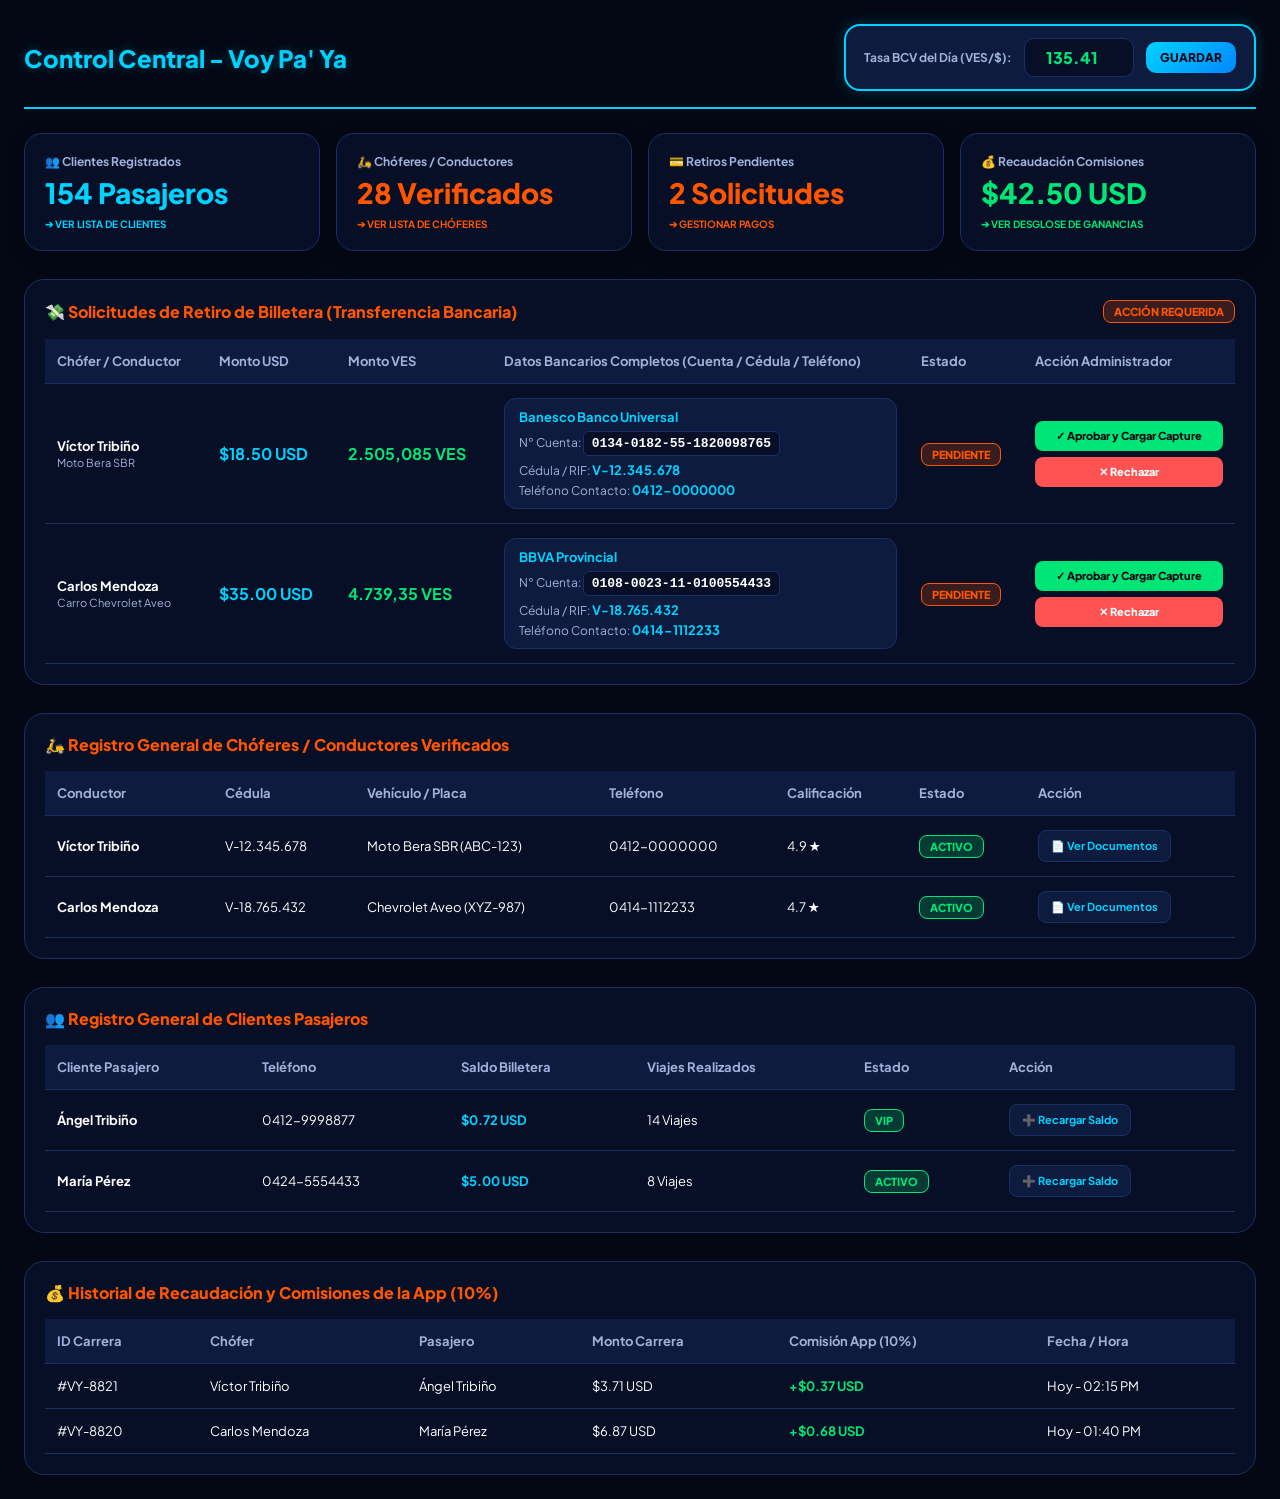
<file: static/admin.html>
<!DOCTYPE html>
<html lang="es">
<head>
    <meta charset="UTF-8">
    <meta name="viewport" content="width=device-width, initial-scale=1.0">
    <title>Voy Pa' Ya - Panel Administrador Pro</title>
    <link href="https://fonts.googleapis.com/css2?family=Plus+Jakarta+Sans:wght@400;600;700;800&display=swap" rel="stylesheet">
    <style>
        * { box-sizing: border-box; margin: 0; padding: 0; font-family: 'Plus Jakarta Sans', sans-serif; }
        body { background: #030814; color: #ffffff; padding: 24px; min-height: 100vh; scroll-behavior: smooth; }

        .header { display: flex; justify-content: space-between; align-items: center; border-bottom: 2px solid #00d2ff; padding-bottom: 16px; margin-bottom: 24px; flex-wrap: wrap; gap: 15px; }
        .header h1 { font-size: 24px; color: #00d2ff; font-weight: 800; text-shadow: 0 0 10px rgba(0, 210, 255, 0.3); }

        .tasa-box {
            background: #0d1b3e; border: 2px solid #00d2ff; border-radius: 16px; padding: 12px 18px;
            display: flex; align-items: center; gap: 12px; box-shadow: 0 0 15px rgba(0, 210, 255, 0.2);
        }
        .tasa-box label { font-size: 12px; color: #a0b2dc; font-weight: 700; }
        .tasa-box input {
            background: #070f26; border: 1px solid #1a2f66; color: #00e676; padding: 8px 12px;
            border-radius: 10px; font-size: 16px; font-weight: 800; width: 110px; outline: none; text-align: center;
        }
        .btn-update-tasa {
            background: linear-gradient(135deg, #00d2ff, #0088ff); color: #030814; border: none;
            padding: 8px 14px; border-radius: 10px; font-weight: 800; font-size: 12px; cursor: pointer; text-transform: uppercase;
        }

        /* Tarjetas de Métricas Interactivas (Clickeables) */
        .metrics-grid { display: grid; grid-template-columns: repeat(auto-fit, minmax(220px, 1fr)); gap: 16px; margin-bottom: 28px; }
        .card-stat {
            background: #070f26; border: 1px solid #1a2f66; border-radius: 18px; padding: 20px;
            box-shadow: 0 4px 20px rgba(0,0,0,0.3); cursor: pointer; transition: all 0.25s ease;
            position: relative; overflow: hidden;
        }
        .card-stat:hover {
            border-color: #00d2ff; transform: translateY(-4px);
            box-shadow: 0 0 25px rgba(0, 210, 255, 0.3); background: #0d1b3e;
        }
        .card-stat label { font-size: 12px; color: #a0b2dc; font-weight: 700; display: block; margin-bottom: 6px; cursor: pointer; }
        .card-stat strong { font-size: 28px; color: #00d2ff; font-weight: 800; }
        .card-hint { font-size: 10px; color: #00d2ff; font-weight: 700; margin-top: 8px; display: block; text-transform: uppercase; }

        .section-grid { display: grid; grid-template-columns: 1fr; gap: 28px; }
        .table-container { background: #070f26; border: 1px solid #1a2f66; border-radius: 20px; padding: 20px; transition: border-color 0.3s ease; }
        .table-container.highlight { border-color: #00d2ff; box-shadow: 0 0 20px rgba(0, 210, 255, 0.2); }
        
        .table-container h3 { font-size: 16px; color: #ff5500; margin-bottom: 16px; font-weight: 800; display: flex; justify-content: space-between; align-items: center; }

        table { width: 100%; border-collapse: collapse; text-align: left; font-size: 13px; }
        th, td { padding: 14px 12px; border-bottom: 1px solid #1a2f66; }
        th { color: #a0b2dc; font-weight: 700; background: #0d1b3e; }
        tr:hover { background: rgba(13, 27, 62, 0.5); }

        .badge { padding: 4px 10px; border-radius: 8px; font-weight: 800; font-size: 11px; text-transform: uppercase; }
        .badge-pending { background: rgba(255, 85, 0, 0.2); color: #ff5500; border: 1px solid #ff5500; }
        .badge-active { background: rgba(0, 230, 118, 0.2); color: #00e676; border: 1px solid #00e676; }

        .bank-details { background: #0d1b3e; border: 1px solid #1a2f66; padding: 10px 14px; border-radius: 12px; font-size: 12px; color: #a0b2dc; display: flex; flex-direction: column; gap: 4px; }
        .bank-details strong { color: #00d2ff; font-size: 13px; }
        .account-number { font-family: monospace; font-size: 13px; color: #ffffff; font-weight: 700; background: #070f26; padding: 4px 8px; border-radius: 6px; border: 1px solid #1a2f66; display: inline-block; margin: 2px 0; }

        .btn-action { background: #0d1b3e; border: 1px solid #1a2f66; color: #00d2ff; padding: 8px 12px; border-radius: 8px; font-weight: 700; cursor: pointer; font-size: 11px; }
        .btn-success { background: #00e676; color: #030814; border: none; font-weight: 800; }
        .btn-danger { background: #ff5252; color: white; border: none; font-weight: 800; }

        .modal-overlay { position: fixed; top: 0; left: 0; width: 100%; height: 100%; background: rgba(0,0,0,0.8); backdrop-filter: blur(5px); display: none; justify-content: center; align-items: center; z-index: 5000; }
        .modal-box { background: #070f26; border: 2px solid #00d2ff; border-radius: 20px; padding: 24px; width: 90%; max-width: 450px; box-shadow: 0 0 30px rgba(0,210,255,0.3); }
        .modal-box h3 { font-size: 18px; color: #00d2ff; font-weight: 800; margin-bottom: 15px; }
        .form-group { margin-bottom: 15px; text-align: left; }
        .form-group label { font-size: 12px; color: #a0b2dc; display: block; margin-bottom: 6px; font-weight: 700; }
        .form-group input { width: 100%; background: #0d1b3e; border: 1px solid #1a2f66; border-radius: 10px; padding: 10px; color: white; outline: none; }
        .preview-img { width: 100%; height: 160px; object-fit: cover; border-radius: 12px; border: 1px dashed #00d2ff; display: none; margin-top: 10px; }
    </style>
</head>
<body>

    <!-- Header Principal -->
    <div class="header">
        <h1>Control Central - Voy Pa' Ya</h1>
        <div class="tasa-box">
            <label for="inputTasaBCV">Tasa BCV del Día (VES/$):</label>
            <input type="number" id="inputTasaBCV" value="135.41" step="0.01" onchange="actualizarTablaRetiros()">
            <button class="btn-update-tasa" onclick="guardarTasa()">Guardar</button>
        </div>
    </div>

    <!-- TARJETAS DE MÉTRICAS INTERACTIVAS -->
    <div class="metrics-grid">
        <div class="card-stat" onclick="irASeccion('secClientes')">
            <label>👥 Clientes Registrados</label>
            <strong id="cntClientes">154 Pasajeros</strong>
            <span class="card-hint">➔ Ver lista de clientes</span>
        </div>
        <div class="card-stat" onclick="irASeccion('secChoferes')">
            <label>🛵 Chóferes / Conductores</label>
            <strong id="cntChoferes" style="color: #ff5500;">28 Verificados</strong>
            <span class="card-hint" style="color:#ff5500;">➔ Ver lista de chóferes</span>
        </div>
        <div class="card-stat" onclick="irASeccion('secRetiros')">
            <label>💳 Retiros Pendientes</label>
            <strong style="color: #ff5500;" id="cntRetiros">2 Solicitudes</strong>
            <span class="card-hint" style="color:#ff5500;">➔ Gestionar pagos</span>
        </div>
        <div class="card-stat" onclick="irASeccion('secComisiones')">
            <label>💰 Recaudación Comisiones</label>
            <strong style="color: #00e676;">$42.50 USD</strong>
            <span class="card-hint" style="color:#00e676;">➔ Ver desglose de ganancias</span>
        </div>
    </div>

    <div class="section-grid">

        <!-- 1. RETIROS PENDIENTES -->
        <div class="table-container" id="secRetiros">
            <h3>
                <span>💸 Solicitudes de Retiro de Billetera (Transferencia Bancaria)</span>
                <span class="badge badge-pending">Acción Requerida</span>
            </h3>
            <table>
                <thead>
                    <tr>
                        <th>Chófer / Conductor</th>
                        <th>Monto USD</th>
                        <th>Monto VES</th>
                        <th>Datos Bancarios Completos (Cuenta / Cédula / Teléfono)</th>
                        <th>Estado</th>
                        <th>Acción Administrador</th>
                    </tr>
                </thead>
                <tbody id="tablaRetiros">
                    <tr id="fila-1">
                        <td>
                            <strong>Víctor Tribiño</strong><br>
                            <span style="font-size:11px; color:#a0b2dc;">Moto Bera SBR</span>
                        </td>
                        <td><strong style="color:#00d2ff; font-size:16px;">$18.50 USD</strong></td>
                        <td><strong style="color:#00e676; font-size:16px;" class="monto-ves">2,505.08 VES</strong></td>
                        <td>
                            <div class="bank-details">
                                <strong>Banesco Banco Universal</strong>
                                <span>N° Cuenta: <span class="account-number">0134-0182-55-1820098765</span></span>
                                <span>Cédula / RIF: <strong>V-12.345.678</strong></span>
                                <span>Teléfono Contacto: <strong>0412-0000000</strong></span>
                            </div>
                        </td>
                        <td><span class="badge badge-pending">Pendiente</span></td>
                        <td>
                            <div style="display:flex; flex-direction:column; gap:6px;">
                                <button class="btn-action btn-success" onclick="abrirModalPago('fila-1', 'Víctor Tribiño', 18.50)">✓ Aprobar y Cargar Capture</button>
                                <button class="btn-action btn-danger" onclick="rechazarRetiro(this)">✕ Rechazar</button>
                            </div>
                        </td>
                    </tr>
                    <tr id="fila-2">
                        <td>
                            <strong>Carlos Mendoza</strong><br>
                            <span style="font-size:11px; color:#a0b2dc;">Carro Chevrolet Aveo</span>
                        </td>
                        <td><strong style="color:#00d2ff; font-size:16px;">$35.00 USD</strong></td>
                        <td><strong style="color:#00e676; font-size:16px;" class="monto-ves">4,739.35 VES</strong></td>
                        <td>
                            <div class="bank-details">
                                <strong>BBVA Provincial</strong>
                                <span>N° Cuenta: <span class="account-number">0108-0023-11-0100554433</span></span>
                                <span>Cédula / RIF: <strong>V-18.765.432</strong></span>
                                <span>Teléfono Contacto: <strong>0414-1112233</strong></span>
                            </div>
                        </td>
                        <td><span class="badge badge-pending">Pendiente</span></td>
                        <td>
                            <div style="display:flex; flex-direction:column; gap:6px;">
                                <button class="btn-action btn-success" onclick="abrirModalPago('fila-2', 'Carlos Mendoza', 35.00)">✓ Aprobar y Cargar Capture</button>
                                <button class="btn-action btn-danger" onclick="rechazarRetiro(this)">✕ Rechazar</button>
                            </div>
                        </td>
                    </tr>
                </tbody>
            </table>
        </div>

        <!-- 2. REGISTRO DE CHÓFERES -->
        <div class="table-container" id="secChoferes">
            <h3><span>🛵 Registro General de Chóferes / Conductores Verificados</span></h3>
            <table>
                <thead>
                    <tr>
                        <th>Conductor</th>
                        <th>Cédula</th>
                        <th>Vehículo / Placa</th>
                        <th>Teléfono</th>
                        <th>Calificación</th>
                        <th>Estado</th>
                        <th>Acción</th>
                    </tr>
                </thead>
                <tbody>
                    <tr>
                        <td><strong>Víctor Tribiño</strong></td>
                        <td>V-12.345.678</td>
                        <td>Moto Bera SBR (ABC-123)</td>
                        <td>0412-0000000</td>
                        <td>4.9 ★</td>
                        <td><span class="badge badge-active">Activo</span></td>
                        <td><button class="btn-action" onclick="alert('Documentos de Víctor Tribiño: Licencia y Carnet Aprobados.')">📄 Ver Documentos</button></td>
                    </tr>
                    <tr>
                        <td><strong>Carlos Mendoza</strong></td>
                        <td>V-18.765.432</td>
                        <td>Chevrolet Aveo (XYZ-987)</td>
                        <td>0414-1112233</td>
                        <td>4.7 ★</td>
                        <td><span class="badge badge-active">Activo</span></td>
                        <td><button class="btn-action" onclick="alert('Documentos de Carlos Mendoza: Licencia y Carnet Aprobados.')">📄 Ver Documentos</button></td>
                    </tr>
                </tbody>
            </table>
        </div>

        <!-- 3. REGISTRO DE CLIENTES -->
        <div class="table-container" id="secClientes">
            <h3><span>👥 Registro General de Clientes Pasajeros</span></h3>
            <table>
                <thead>
                    <tr>
                        <th>Cliente Pasajero</th>
                        <th>Teléfono</th>
                        <th>Saldo Billetera</th>
                        <th>Viajes Realizados</th>
                        <th>Estado</th>
                        <th>Acción</th>
                    </tr>
                </thead>
                <tbody>
                    <tr>
                        <td><strong>Ángel Tribiño</strong></td>
                        <td>0412-9998877</td>
                        <td><strong style="color:#00d2ff;">$0.72 USD</strong></td>
                        <td>14 Viajes</td>
                        <td><span class="badge badge-active">VIP</span></td>
                        <td><button class="btn-action" onclick="recargarSaldo('Ángel Tribiño')">➕ Recargar Saldo</button></td>
                    </tr>
                    <tr>
                        <td><strong>María Pérez</strong></td>
                        <td>0424-5554433</td>
                        <td><strong style="color:#00d2ff;">$5.00 USD</strong></td>
                        <td>8 Viajes</td>
                        <td><span class="badge badge-active">Activo</span></td>
                        <td><button class="btn-action" onclick="recargarSaldo('María Pérez')">➕ Recargar Saldo</button></td>
                    </tr>
                </tbody>
            </table>
        </div>

        <!-- 4. RECAUDACIÓN Y COMISIONES -->
        <div class="table-container" id="secComisiones">
            <h3><span>💰 Historial de Recaudación y Comisiones de la App (10%)</span></h3>
            <table>
                <thead>
                    <tr>
                        <th>ID Carrera</th>
                        <th>Chófer</th>
                        <th>Pasajero</th>
                        <th>Monto Carrera</th>
                        <th>Comisión App (10%)</th>
                        <th>Fecha / Hora</th>
                    </tr>
                </thead>
                <tbody>
                    <tr>
                        <td>#VY-8821</td>
                        <td>Víctor Tribiño</td>
                        <td>Ángel Tribiño</td>
                        <td>$3.71 USD</td>
                        <td><strong style="color:#00e676;">+$0.37 USD</strong></td>
                        <td>Hoy - 02:15 PM</td>
                    </tr>
                    <tr>
                        <td>#VY-8820</td>
                        <td>Carlos Mendoza</td>
                        <td>María Pérez</td>
                        <td>$6.87 USD</td>
                        <td><strong style="color:#00e676;">+$0.68 USD</strong></td>
                        <td>Hoy - 01:40 PM</td>
                    </tr>
                </tbody>
            </table>
        </div>

    </div>

    <!-- MODAL PARA ADJUNTAR COMPROBANTE -->
    <div class="modal-overlay" id="modalPagoOverlay">
        <div class="modal-box">
            <h3>Aprobar Pago a <span id="modalNombreChofer"></span></h3>
            <p style="font-size:12px; color:#a0b2dc; margin-bottom:15px;">Monto: <strong style="color:#00e676;" id="modalMontoUSD"></strong></p>
            
            <div class="form-group">
                <label>N° de Referencia Bancaria:</label>
                <input type="text" id="inputRefBancaria" placeholder="Ej: 009887123">
            </div>

            <div class="form-group">
                <label>Adjuntar Captura / Comprobante (JPG/PNG):</label>
                <input type="file" id="inputCapture" accept="image/*" onchange="previewCapture(event)">
                <img id="imgPreview" class="preview-img" alt="Vista previa capture">
            </div>

            <div style="display:flex; gap:10px; margin-top:20px;">
                <button class="btn-action btn-success" style="flex:1; padding:12px;" onclick="confirmarEnvioComprobante()">Confirmar y Enviar al Chófer</button>
                <button class="btn-action btn-danger" style="padding:12px;" onclick="cerrarModalPago()">Cancelar</button>
            </div>
        </div>
    </div>

<script>
    let filaSeleccionadaId = null;

    // Función para ir a la sección correspondiente al tocar las tarjetas superiores
    function irASeccion(id) {
        const elemento = document.getElementById(id);
        if(elemento) {
            elemento.scrollIntoView({ behavior: 'smooth' });
            elemento.classList.add('highlight');
            setTimeout(() => elemento.classList.remove('highlight'), 1500);
        }
    }

    function guardarTasa() {
        const nuevaTasa = parseFloat(document.getElementById('inputTasaBCV').value);
        localStorage.setItem('tasa_bcv', nuevaTasa);
        actualizarTablaRetiros();
        alert(`¡Tasa oficial actualizada a ${nuevaTasa} VES/USD!`);
    }

    function actualizarTablaRetiros() {
        const tasa = parseFloat(document.getElementById('inputTasaBCV').value) || 135.41;
        const montosUSD = [18.50, 35.00];
        const filasVES = document.querySelectorAll('.monto-ves');
        filasVES.forEach((elem, idx) => {
            if(montosUSD[idx]) {
                let ves = (montosUSD[idx] * tasa).toLocaleString('es-VE', { minimumFractionDigits: 2 });
                elem.innerText = `${ves} VES`;
            }
        });
    }

    function abrirModalPago(filaId, nombre, monto) {
        filaSeleccionadaId = filaId;
        document.getElementById('modalNombreChofer').innerText = nombre;
        document.getElementById('modalMontoUSD').innerText = `$${monto.toFixed(2)} USD`;
        document.getElementById('modalPagoOverlay').style.display = 'flex';
    }

    function cerrarModalPago() {
        document.getElementById('modalPagoOverlay').style.display = 'none';
        document.getElementById('inputRefBancaria').value = '';
        document.getElementById('imgPreview').style.display = 'none';
    }

    function previewCapture(event) {
        const file = event.target.files[0];
        if (file) {
            const reader = new FileReader();
            reader.onload = function(e) {
                const img = document.getElementById('imgPreview');
                img.src = e.target.result;
                img.style.display = 'block';
            }
            reader.readAsDataURL(file);
        }
    }

    function confirmarEnvioComprobante() {
        const ref = document.getElementById('inputRefBancaria').value;
        if (!ref) {
            alert("Por favor ingresa el número de referencia bancaria.");
            return;
        }

        if (filaSeleccionadaId) {
            const tr = document.getElementById(filaSeleccionadaId);
            tr.querySelector('.badge').className = 'badge badge-active';
            tr.querySelector('.badge').innerText = 'Pagado';
            tr.style.opacity = '0.7';

            const celdaAccion = tr.querySelector('td:last-child');
            celdaAccion.innerHTML = `
                <div style="color:#00e676; font-size:11px; font-weight:800; background:#0d1b3e; padding:8px; border-radius:8px; border:1px solid #00e676;">
                    ✓ Pago Enviado<br>
                    <span>Ref: ${ref}</span><br>
                    <span style="color:#00d2ff; text-decoration:underline; cursor:pointer;" onclick="alert('Mostrando captura enviada...')">📷 Ver Capture Enviado</span>
                </div>
            `;

            alert(`¡Comprobante enviado automáticamente a la app del chófer! Ref: ${ref}`);
            cerrarModalPago();
        }
    }

    function rechazarRetiro(btn) {
        let razon = prompt("Motivo del rechazo:");
        if (razon) {
            let tr = btn.closest('tr');
            tr.querySelector('.badge').className = 'badge badge-pending';
            tr.querySelector('.badge').style.borderColor = '#ff5252';
            tr.querySelector('.badge').style.color = '#ff5252';
            tr.querySelector('.badge').innerText = 'Rechazado';
            btn.parentElement.innerHTML = `<span style="color:#ff5252; font-size:11px; font-weight:800;">✕ Rechazado</span>`;
        }
    }

    function recargarSaldo(nombre) {
        let monto = prompt(`Ingresa el saldo en USD a abonar a la billetera de ${nombre}:`, "5.00");
        if(monto) alert(`Abonados $${monto} USD a la billetera de ${nombre}.`);
    }

    window.onload = function() {
        const tasaGuardada = localStorage.getItem('tasa_bcv');
        if (tasaGuardada) {
            document.getElementById('inputTasaBCV').value = tasaGuardada;
        }
        actualizarTablaRetiros();
    };
</script>
</body>
</html>
</file>
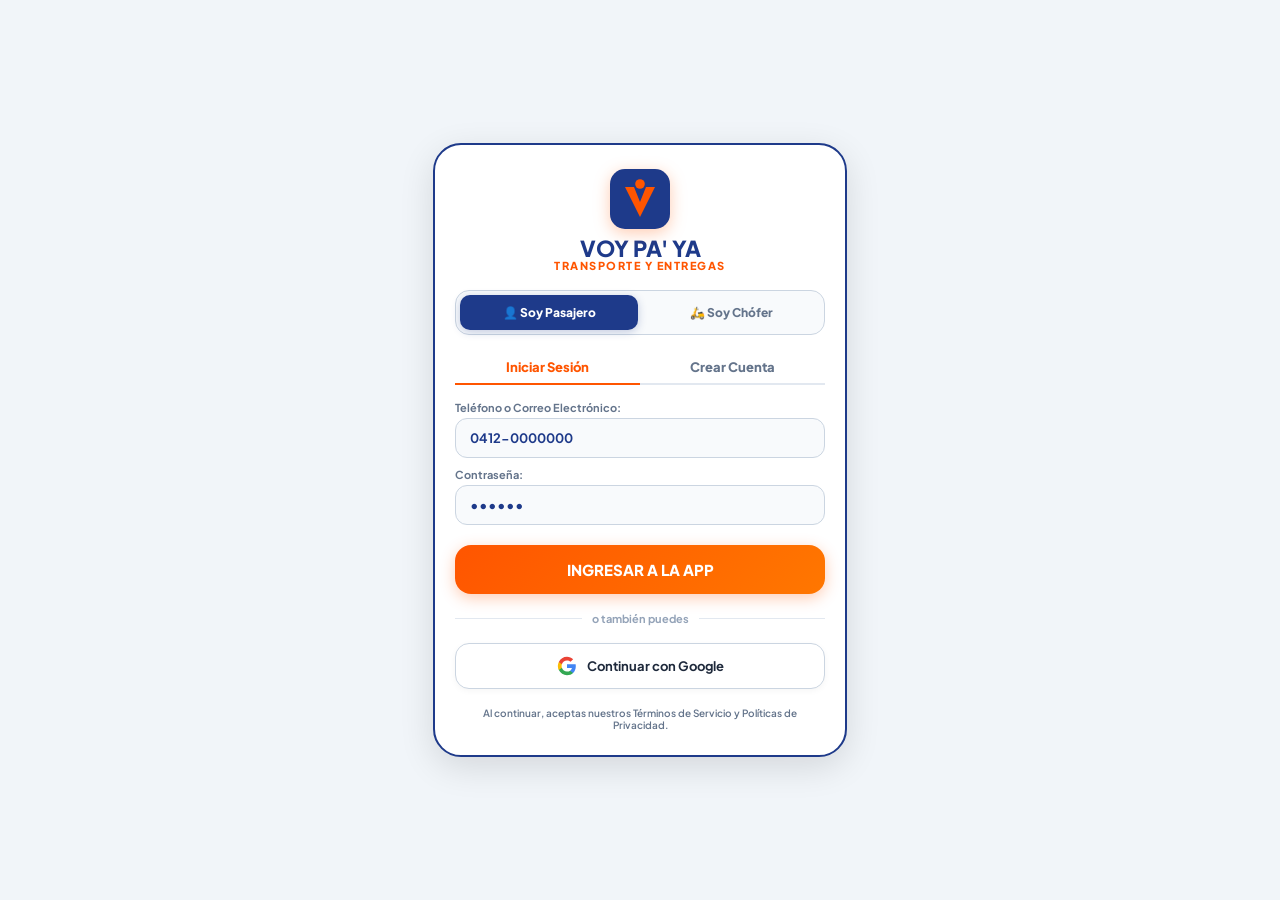
<file: static/login.html>
<!DOCTYPE html>
<html lang="es">
<head>
    <meta charset="UTF-8">
    <meta name="viewport" content="width=device-width, initial-scale=1.0">
    <title>Voy Pa' Ya - Acceso</title>
    <link href="https://fonts.googleapis.com/css2?family=Plus+Jakarta+Sans:wght@400;600;700;800&display=swap" rel="stylesheet">
    <style>
        * { box-sizing: border-box; margin: 0; padding: 0; font-family: 'Plus Jakarta Sans', sans-serif; }
        body { background: #f1f5f9; color: #1e293b; min-height: 100vh; display: flex; justify-content: center; align-items: center; padding: 16px; }

        .app-container {
            width: 100%; max-width: 414px; background: #ffffff;
            border-radius: 28px; box-shadow: 0 10px 35px rgba(0,0,0,0.12);
            border: 2px solid #1e3a8a; padding: 24px 20px; display: flex; flex-direction: column; gap: 16px;
        }

        /* Encabezado Logo Oficial Restaurado */
        .brand-header { text-align: center; display: flex; flex-direction: column; align-items: center; gap: 8px; margin-bottom: 2px; }
        .logo-svg { width: 60px; height: 60px; filter: drop-shadow(0px 4px 8px rgba(255, 85, 0, 0.3)); }
        .brand-title { font-size: 22px; font-weight: 800; color: #1e3a8a; line-height: 1; }
        .brand-subtitle { font-size: 11px; font-weight: 800; color: #ff5500; letter-spacing: 1.5px; }

        /* Selector de Rol Pasajero / Chófer */
        .role-selector { display: flex; background: #f8fafc; border: 1px solid #cbd5e1; border-radius: 14px; padding: 4px; gap: 4px; }
        .role-btn { flex: 1; padding: 10px; border: none; background: transparent; border-radius: 10px; font-weight: 800; font-size: 12px; color: #64748b; cursor: pointer; transition: all 0.2s; }
        .role-btn.active { background: #1e3a8a; color: #ffffff; box-shadow: 0 2px 8px rgba(30, 58, 138, 0.25); }

        /* Tabs Iniciar Sesión / Registro */
        .auth-tabs { display: flex; border-bottom: 2px solid #e2e8f0; }
        .tab-btn { flex: 1; text-align: center; padding: 8px; font-weight: 800; font-size: 13px; color: #64748b; cursor: pointer; border-bottom: 2px solid transparent; margin-bottom: -2px; }
        .tab-btn.active { color: #ff5500; border-color: #ff5500; }

        /* Formulario Inputs */
        .form-box { display: flex; flex-direction: column; gap: 10px; }
        .input-group { display: flex; flex-direction: column; gap: 4px; }
        .input-group label { font-size: 11px; font-weight: 700; color: #64748b; }
        .input-group input, .input-group select {
            width: 100%; background: #f8fafc; border: 1px solid #cbd5e1;
            border-radius: 12px; padding: 11px 14px; color: #1e3a8a; font-weight: 700; font-size: 13px; outline: none;
        }

        /* Botón Ingresar */
        .btn-submit {
            background: linear-gradient(135deg, #ff5500, #ff7700); color: #ffffff; border: none;
            padding: 15px; border-radius: 16px; font-weight: 800; font-size: 15px; width: 100%;
            cursor: pointer; text-transform: uppercase; box-shadow: 0 4px 15px rgba(255, 85, 0, 0.3); margin-top: 4px;
        }

        .divider { display: flex; align-items: center; text-align: center; color: #94a3b8; font-size: 11px; font-weight: 700; margin: 2px 0; }
        .divider::before, .divider::after { content: ''; flex: 1; border-bottom: 1px solid #e2e8f0; }
        .divider span { padding: 0 10px; }

        /* Botón Social */
        .social-buttons { display: flex; flex-direction: column; gap: 10px; }
        .btn-social {
            display: flex; align-items: center; justify-content: center; gap: 10px;
            background: #ffffff; border: 1.5px solid #cbd5e1; border-radius: 14px; padding: 12px;
            font-weight: 700; font-size: 13px; color: #1e293b; cursor: pointer; transition: all 0.2s;
            box-shadow: 0 2px 6px rgba(0,0,0,0.04);
        }
        .btn-social:hover { border-color: #1e3a8a; background: #f8fafc; }
        .btn-social svg { width: 20px; height: 20px; }

        .footer-note { font-size: 10px; color: #64748b; text-align: center; font-weight: 600; margin-top: 2px; }
    </style>
</head>
<body>

<div class="app-container">
    <div class="brand-header">
        <svg class="logo-svg" viewBox="0 0 100 100" fill="none" xmlns="http://www.w3.org/2000/svg">
            <rect width="100" height="100" rx="25" fill="#1E3A8A"/>
            <path d="M25 30L50 80L75 30H60L50 55L40 30H25Z" fill="#FF5500"/>
            <circle cx="50" cy="25" r="8" fill="#FF5500"/>
        </svg>
        <div>
            <div class="brand-title">VOY PA' YA</div>
            <div class="brand-subtitle">TRANSPORTE Y ENTREGAS</div>
        </div>
    </div>

    <div class="role-selector">
        <button class="role-btn active" id="btnRolePasajero" onclick="setRol('pasajero')">👤 Soy Pasajero</button>
        <button class="role-btn" id="btnRoleChofer" onclick="setRol('chofer')">🛵 Soy Chófer</button>
    </div>

    <div class="auth-tabs">
        <div class="tab-btn active" id="tabLogin" onclick="setTab('login')">Iniciar Sesión</div>
        <div class="tab-btn" id="tabRegistro" onclick="setTab('registro')">Crear Cuenta</div>
    </div>

    <div class="form-box" id="formContainer"></div>

    <button class="btn-submit" onclick="procesarAcceso()">Ingresar a la App</button>

    <div class="divider"><span>o también puedes</span></div>

    <div class="social-buttons">
        <button class="btn-social" onclick="registroGoogle()">
            <svg viewBox="0 0 24 24">
                <path fill="#4285F4" d="M22.56 12.25c0-.78-.07-1.53-.2-2.25H12v4.26h5.92c-.26 1.37-1.04 2.53-2.21 3.31v2.77h3.57c2.08-1.92 3.28-4.74 3.28-8.09z"/>
                <path fill="#34A853" d="M12 23c2.97 0 5.46-.98 7.28-2.66l-3.57-2.77c-.98.66-2.23 1.06-3.71 1.06-2.86 0-5.29-1.93-6.16-4.53H2.18v2.84C3.99 20.53 7.7 23 12 23z"/>
                <path fill="#FBBC05" d="M5.84 14.09c-.22-.66-.35-1.36-.35-2.09s.13-1.43.35-2.09V7.06H2.18C1.43 8.55 1 10.22 1 12s.43 3.45 1.18 4.94l2.85-2.22.81-.63z"/>
                <path fill="#EA4335" d="M12 5.38c1.62 0 3.06.56 4.21 1.64l3.15-3.15C17.45 2.09 14.97 1 12 1 7.7 1 3.99 3.47 2.18 7.06l3.66 2.84c.87-2.6 3.3-4.52 6.16-4.52z"/>
            </svg>
            <span>Continuar con Google</span>
        </button>
    </div>

    <p class="footer-note">Al continuar, aceptas nuestros Términos de Servicio y Políticas de Privacidad.</p>
</div>

<script>
    let rolActual = 'pasajero';
    let tabActual = 'login';

    function setRol(rol) {
        rolActual = rol;
        document.getElementById('btnRolePasajero').className = `role-btn ${rol === 'pasajero' ? 'active' : ''}`;
        document.getElementById('btnRoleChofer').className = `role-btn ${rol === 'chofer' ? 'active' : ''}`;
        renderFormulario();
    }

    function setTab(tab) {
        tabActual = tab;
        document.getElementById('tabLogin').className = `tab-btn ${tab === 'login' ? 'active' : ''}`;
        document.getElementById('tabRegistro').className = `tab-btn ${tab === 'registro' ? 'active' : ''}`;
        renderFormulario();
    }

    function renderFormulario() {
        const container = document.getElementById('formContainer');
        container.innerHTML = '';

        if (tabActual === 'login') {
            container.innerHTML = `
                <div class="input-group">
                    <label>Teléfono o Correo Electrónico:</label>
                    <input type="text" id="inputLoginUser" placeholder="Ej: 04120000000 o correo@email.com" value="0412-0000000">
                </div>
                <div class="input-group">
                    <label>Contraseña:</label>
                    <input type="password" id="inputLoginPass" placeholder="••••••••" value="123456">
                </div>
            `;
        } else {
            let camposEspecificos = '';
            if (rolActual === 'chofer') {
                camposEspecificos = `
                    <div class="input-group">
                        <label>Cédula / RIF:</label>
                        <input type="text" id="inputCedula" placeholder="Ej: V-12345678">
                    </div>
                    <div class="input-group">
                        <label>Tipo de Vehículo:</label>
                        <select id="selectVehiculo">
                            <option value="moto">🛵 Moto (Bera, Empire, etc.)</option>
                            <option value="carro">🚗 Carro Particular</option>
                        </select>
                    </div>
                    <div class="input-group">
                        <label>Modelo y Placa del Vehículo:</label>
                        <input type="text" id="inputPlaca" placeholder="Ej: Bera SBR Azul - Placa ABC123">
                    </div>
                `;
            }

            container.innerHTML = `
                <div class="input-group">
                    <label>Nombre y Apellido:</label>
                    <input type="text" id="inputNombre" placeholder="Ej: Ángel Tribiño" value="Ángel Tribiño">
                </div>
                <div class="input-group">
                    <label>Número de Teléfono:</label>
                    <input type="text" id="inputTelefono" placeholder="Ej: 0412-1234567">
                </div>
                <div class="input-group">
                    <label>Correo Electrónico:</label>
                    <input type="email" id="inputEmail" placeholder="correo@ejemplo.com">
                </div>
                ${camposEspecificos}
                <div class="input-group">
                    <label>Crear Contraseña:</label>
                    <input type="password" id="inputPass" placeholder="••••••••">
                </div>
            `;
        }
    }

    function registroGoogle() {
        let telf = prompt("¡Cuenta de Google Vinculada!\nPara completar tu perfil de Voy Pa' Ya, ingresa tu número de teléfono de contacto (Ej: 0412-0000000):");
        if (telf) {
            localStorage.setItem('user_nombre', 'Ángel Tribiño');
            localStorage.setItem('user_telefono', telf);
            alert("¡Registro exitoso con Google! Redirigiendo a la aplicación...");
            window.location.href = (rolActual === 'pasajero') ? '/' : '/conductor';
        }
    }

    function procesarAcceso() {
        if (tabActual === 'login') {
            let user = document.getElementById('inputLoginUser').value;
            if (!user) { alert("Ingresa tu teléfono o correo."); return; }
        } else {
            let nombre = document.getElementById('inputNombre').value;
            if (!nombre) { alert("Por favor ingresa tu nombre."); return; }
            localStorage.setItem('user_nombre', nombre);
        }

        if (rolActual === 'pasajero') {
            window.location.href = '/';
        } else {
            window.location.href = '/conductor';
        }
    }

    renderFormulario();
</script>
</body>
</html>
</file>
